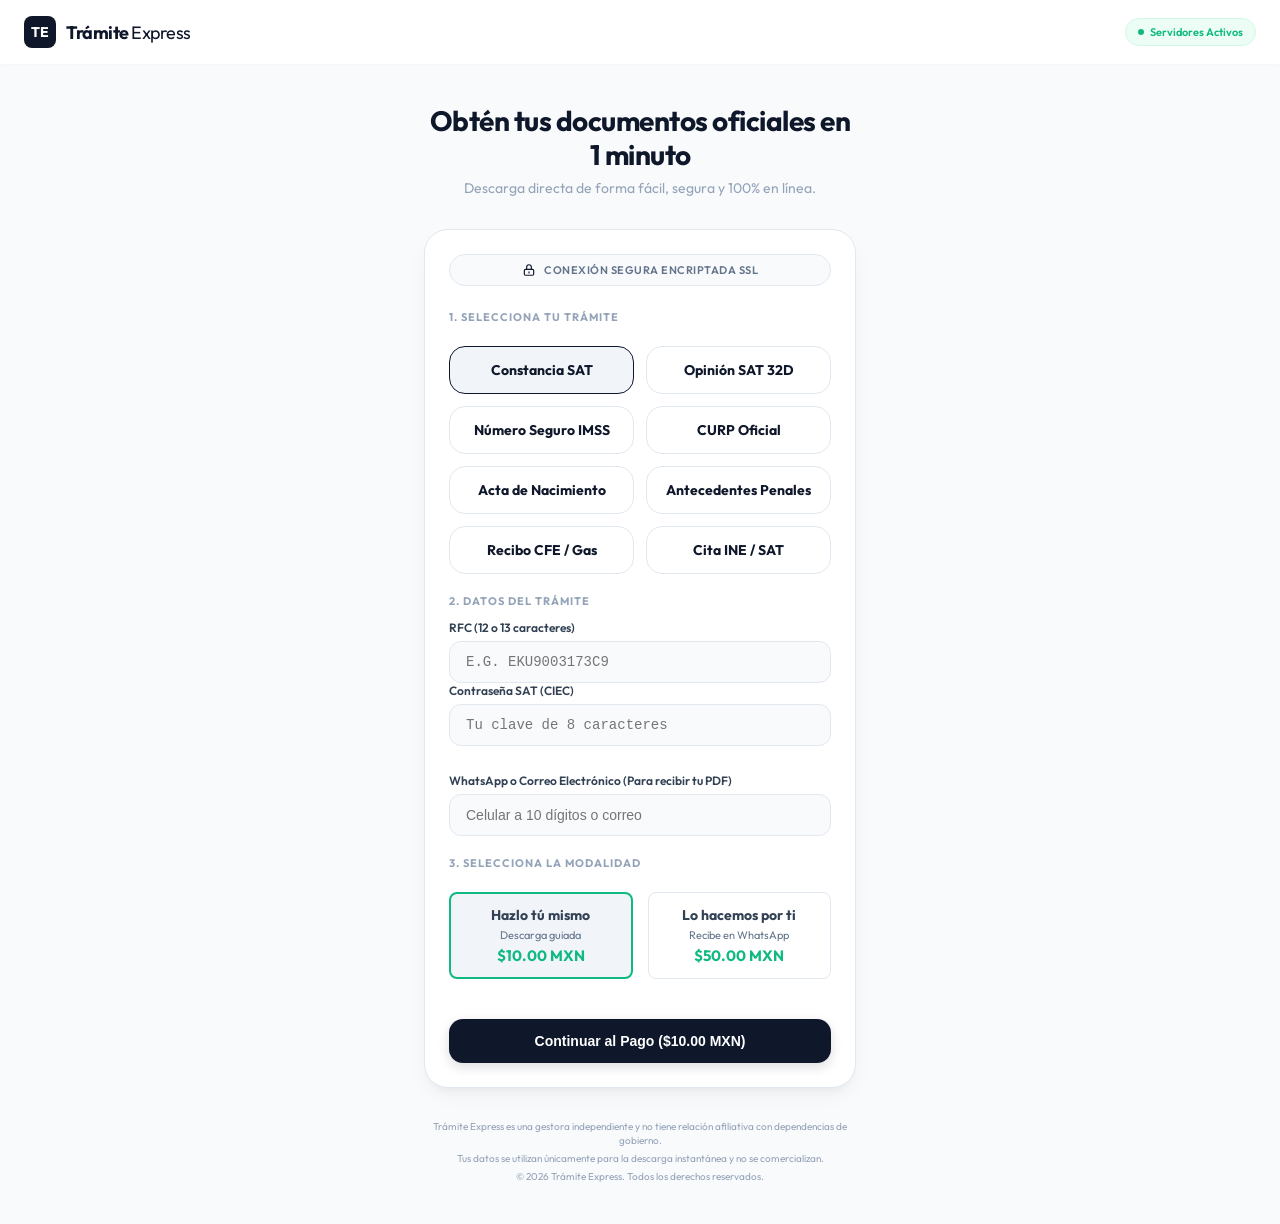
<file: sat_express/frontend/index.html>
<!DOCTYPE html>
<html lang="es">
<head>
    <meta charset="UTF-8">
    <meta name="viewport" content="width=device-width, initial-scale=1.0">
    <title>Trámite Express - Gestoría Semiautomática de Trámites Oficiales</title>
    <link href="https://fonts.googleapis.com/css2?family=Outfit:wght@300;400;600;700&display=swap" rel="stylesheet">
    <link rel="stylesheet" href="styles.css">
    <style>
        .grid-options-8 {
            display: grid;
            grid-template-columns: repeat(auto-fit, minmax(180px, 1fr));
            gap: 12px;
            margin-top: 10px;
        }
        
        .mode-container {
            display: grid;
            grid-template-columns: 1fr 1fr;
            gap: 15px;
            margin-top: 10px;
        }

        .checkbox-container {
            display: flex;
            align-items: center;
            gap: 8px;
            margin-top: 10px;
            font-size: 13px;
            color: var(--text-light);
            cursor: pointer;
        }

        .checkbox-container input {
            cursor: pointer;
            width: 16px;
            height: 16px;
        }
    </style>
</head>
<body>

    <!-- Header / Navbar -->
    <header class="header">
        <div class="header-container">
            <div class="logo-area">
                <div class="logo-icon">TE</div>
                <span class="logo-text">Trámite <span class="logo-subtext">Express</span></span>
            </div>
            <div class="status-badge">
                <span class="status-dot"></span>
                Servidores Activos
            </div>
        </div>
    </header>

    <!-- Main Container -->
    <main class="main-content">
        
        <!-- Welcome Hero -->
        <div class="hero" id="hero-header">
            <h1>Obtén tus documentos oficiales en 1 minuto</h1>
            <p>Descarga directa de forma fácil, segura y 100% en línea.</p>
        </div>

        <!-- Wizard Card -->
        <div class="wizard-card">
            
            <!-- Secure Badge Banner -->
            <div class="secure-banner">
                <svg class="icon-secure" fill="none" stroke="currentColor" viewBox="0 0 24 24"><path stroke-linecap="round" stroke-linejoin="round" stroke-width="2" d="M12 15v2m-6 4h12a2 2 0 002-2v-6a2 2 0 00-2-2H6a2 2 0 00-2 2v6a2 2 0 002 2zm10-10V7a4 4 0 00-8 0v4h8z"/></svg>
                Conexión Segura Encriptada SSL
            </div>

            <!-- Step 1: Select Document and Info -->
            <div id="step-form" class="step-container">
                <div class="form-group">
                    <label class="group-title">1. Selecciona tu Trámite</label>
                    <div class="grid-options-8">
                        <label class="select-option active" id="label-csf">
                            <input type="radio" name="doc_type" value="csf" checked onchange="toggleDocType('csf')">
                            <span class="option-title">Constancia SAT</span>
                        </label>
                        <label class="select-option" id="label-opinion">
                            <input type="radio" name="doc_type" value="opinion" onchange="toggleDocType('opinion')">
                            <span class="option-title">Opinión SAT 32D</span>
                        </label>
                        <label class="select-option" id="label-nss">
                            <input type="radio" name="doc_type" value="nss" onchange="toggleDocType('nss')">
                            <span class="option-title">Número Seguro IMSS</span>
                        </label>
                        <label class="select-option" id="label-curp">
                            <input type="radio" name="doc_type" value="curp" onchange="toggleDocType('curp')">
                            <span class="option-title">CURP Oficial</span>
                        </label>
                        <label class="select-option" id="label-acta">
                            <input type="radio" name="doc_type" value="acta" onchange="toggleDocType('acta')">
                            <span class="option-title">Acta de Nacimiento</span>
                        </label>
                        <label class="select-option" id="label-penales">
                            <input type="radio" name="doc_type" value="penales" onchange="toggleDocType('penales')">
                            <span class="option-title">Antecedentes Penales</span>
                        </label>
                        <label class="select-option" id="label-cfe">
                            <input type="radio" name="doc_type" value="cfe" onchange="toggleDocType('cfe')">
                            <span class="option-title">Recibo CFE / Gas</span>
                        </label>
                        <label class="select-option" id="label-citas">
                            <input type="radio" name="doc_type" value="citas" onchange="toggleDocType('citas')">
                            <span class="option-title">Cita INE / SAT</span>
                        </label>
                    </div>
                </div>

                <div class="form-group">
                    <label class="group-title">2. Datos del Trámite</label>
                    
                    <!-- Dynamic SAT Fields (RFC & CIEC) -->
                    <div id="sat-fields" class="space-y-4">
                        <div class="input-field">
                            <label>RFC (12 o 13 caracteres)</label>
                            <input type="text" id="user-rfc" placeholder="e.g. EKU9003173C9" maxlength="13" class="input-text uppercase font-mono">
                        </div>
                        <div class="input-field">
                            <label>Contraseña SAT (CIEC)</label>
                            <div class="password-wrapper">
                                <input type="password" id="user-ciec" placeholder="Tu clave de 8 caracteres" class="input-text font-mono">
                                <span class="lock-icon"></span>
                            </div>
                        </div>
                    </div>

                    <!-- Dynamic CURP Fields -->
                    <div id="curp-container" class="space-y-4 hidden">
                        <div class="input-field" id="field-curp-input">
                            <label>CURP (18 caracteres)</label>
                            <input type="text" id="user-curp" placeholder="e.g. LOZR831024HDFLNR09" maxlength="18" class="input-text uppercase font-mono">
                        </div>
                        
                        <!-- Checkbox "I don't know my CURP" -->
                        <label class="checkbox-container" id="no-curp-toggle">
                            <input type="checkbox" id="chk-no-curp" onchange="toggleNoCurpFields()">
                            No me sé mi CURP (Buscar por datos personales)
                        </label>

                        <!-- Personal details search (hidden by default) -->
                        <div id="personal-fields" class="space-y-4 hidden" style="border-left: 2px solid var(--accent); padding-left: 15px; margin-top: 10px;">
                            <div class="input-field">
                                <label>Nombre(s)</label>
                                <input type="text" id="user-name" placeholder="Nombre completo" class="input-text uppercase">
                            </div>
                            <div class="input-field">
                                <label>Primer Apellido</label>
                                <input type="text" id="user-paterno" placeholder="Apellido paterno" class="input-text uppercase">
                            </div>
                            <div class="input-field">
                                <label>Segundo Apellido</label>
                                <input type="text" id="user-materno" placeholder="Apellido materno" class="input-text uppercase">
                            </div>
                            <div class="grid-options-2" style="display:grid; grid-template-columns: 1fr 1fr; gap:10px;">
                                <div class="input-field">
                                    <label>Fecha de Nacimiento</label>
                                    <input type="date" id="user-birthdate" class="input-text">
                                </div>
                                <div class="input-field">
                                    <label>Sexo</label>
                                    <select id="user-gender" class="input-text" style="height:48px; border-radius:8px; border:1px solid var(--border); padding:0 12px; background:var(--white);">
                                        <option value="H">Hombre</option>
                                        <option value="M">Mujer</option>
                                    </select>
                                </div>
                            </div>
                            <div class="input-field">
                                <label>Estado de Nacimiento</label>
                                <select id="user-state" class="input-text" style="height:48px; border-radius:8px; border:1px solid var(--border); padding:0 12px; background:var(--white);">
                                    <option value="SL">San Luis Potosí</option>
                                    <option value="DF">Ciudad de México</option>
                                    <option value="NE">Nuevo León</option>
                                    <option value="MX">Estado de México</option>
                                    <option value="GT">Guanajuato</option>
                                    <option value="JC">Jalisco</option>
                                    <option value="PU">Puebla</option>
                                </select>
                            </div>
                        </div>
                    </div>

                    <!-- Dynamic Utility Bill Fields (CFE/Gas) -->
                    <div id="utility-fields" class="input-field hidden">
                        <label>Número de Servicio (12 dígitos en tu recibo)</label>
                        <input type="text" id="user-utility" placeholder="e.g. 102938475610" maxlength="12" class="input-text font-mono">
                    </div>
                    
                    <div class="input-field" style="margin-top: 15px;">
                        <label>WhatsApp o Correo Electrónico (Para recibir tu PDF)</label>
                        <input type="text" id="user-delivery" placeholder="Celular a 10 dígitos o correo" class="input-text">
                    </div>
                </div>

                <div class="form-group">
                    <label class="group-title">3. Selecciona la Modalidad</label>
                    <div class="mode-container">
                        <label class="select-option active" id="label-mode-diy" style="padding: 12px; border-radius: 8px; border: 2px solid #10b981; cursor: pointer; text-align: center; display: flex; flex-direction: column; gap: 4px;">
                            <input type="radio" name="service_mode" value="diy" checked onchange="toggleServiceMode('diy')">
                            <span style="font-weight: 700; font-size: 14px;">Hazlo tú mismo</span>
                            <span style="color: #64748b; font-size: 11px;">Descarga guiada</span>
                            <span style="font-weight: 700; color: #10b981; font-size: 15px;">$10.00 MXN</span>
                        </label>
                        <label class="select-option" id="label-mode-full" style="padding: 12px; border-radius: 8px; border: 1px solid #e2e8f0; cursor: pointer; text-align: center; display: flex; flex-direction: column; gap: 4px;">
                            <input type="radio" name="service_mode" value="full" onchange="toggleServiceMode('full')">
                            <span style="font-weight: 700; font-size: 14px;">Lo hacemos por ti</span>
                            <span style="color: #64748b; font-size: 11px;">Recibe en WhatsApp</span>
                            <span style="font-weight: 700; color: #10b981; font-size: 15px;">$50.00 MXN</span>
                        </label>
                    </div>
                </div>

                <button onclick="startOrder()" class="btn btn-primary" id="btn-submit-order" style="margin-top: 20px;">
                    Continuar al Pago ($10.00 MXN)
                </button>
            </div>

            <!-- Step 2: Payment Simulation -->
            <div id="step-payment" class="step-container hidden text-center">
                <div class="payment-icon-wrapper">
                    <svg class="icon-large" fill="none" stroke="currentColor" viewBox="0 0 24 24"><path stroke-linecap="round" stroke-linejoin="round" stroke-width="2" d="M3 10h18M7 15h1m4 0h1m-7 4h12a3 3 0 003-3V8a3 3 0 00-3-3H6a3 3 0 00-3 3v8a3 3 0 003 3z"/></svg>
                </div>
                <div class="step-header">
                    <h3>Pago Seguro Trámite Express</h3>
                    <p>Simulación de pago integrado de Stripe para la demo.</p>
                </div>
                
                <div class="summary-box font-mono">
                    <div class="summary-row"><span class="label">Concepto:</span><span class="val font-bold" id="pay-concept">Descarga Constancia</span></div>
                    <div class="summary-row"><span class="label">Importe:</span><span class="val text-emerald font-bold" id="pay-amount">$10.00 MXN</span></div>
                    <div class="summary-row"><span class="label">Identificador:</span><span class="val" id="pay-identifier">EKU9003173C9</span></div>
                </div>

                <div class="action-buttons">
                    <button onclick="triggerPayment()" class="btn btn-success" id="btn-pay-simulate">
                        Simular Pago Exitoso
                    </button>
                    <button onclick="cancelPayment()" class="btn btn-link">
                        Regresar
                    </button>
                </div>
            </div>

            <!-- Step 3: Loading Progress -->
            <div id="step-progress" class="step-container hidden text-center py-6">
                <div class="spinner"></div>
                
                <div class="step-header">
                    <h3 id="progress-title">Procesando Solicitud...</h3>
                    <p id="progress-desc">Guardando tus datos fiscales de forma encriptada.</p>
                </div>
                
                <div class="progress-track">
                    <div id="progress-bar" class="progress-fill"></div>
                </div>
            </div>

            <!-- Step 4: Download Ready -->
            <div id="step-success" class="step-container hidden text-center">
                <div class="success-icon-wrapper">
                    <svg class="icon-large" fill="none" stroke="currentColor" viewBox="0 0 24 24"><path stroke-linecap="round" stroke-linejoin="round" stroke-width="2" d="M5 13l4 4L19 7"/></svg>
                </div>
                <div class="step-header">
                    <h3>Solicitud Recibida con Éxito!</h3>
                    <p id="success-message">Nuestro equipo procesará tu documento en 5 minutos y te lo enviará por WhatsApp.</p>
                </div>

                <div class="summary-box font-mono">
                    <div class="summary-row"><span class="label">Identificador:</span><span class="val" id="success-identifier">EKU9003173C9</span></div>
                    <div class="summary-row"><span class="label">Documento:</span><span class="val font-bold" id="success-doc">Constancia Fiscal</span></div>
                    <div class="summary-row"><span class="label">Estatus:</span><span class="val text-emerald font-bold" id="success-status">PENDIENTE</span></div>
                </div>

                <div class="action-buttons">
                    <button onclick="downloadResultPdf()" class="btn btn-primary btn-icon" id="btn-success-download">
                        <svg class="icon-small" fill="none" stroke="currentColor" viewBox="0 0 24 24"><path stroke-linecap="round" stroke-linejoin="round" stroke-width="2" d="M4 16v1a3 3 0 003 3h10a3 3 0 003-3v-1m-4-4l-4 4m0 0l-4-4m4 4V4"/></svg>
                        Descargar PDF Oficial
                    </button>
                    <button onclick="restartFlow()" class="btn btn-link">
                        Hacer otro trámite
                    </button>
                </div>
            </div>

        </div>

        <!-- Footer / Privacy -->
        <footer class="footer">
            <p>Trámite Express es una gestora independiente y no tiene relación afiliativa con dependencias de gobierno.</p>
            <p>Tus datos se utilizan únicamente para la descarga instantánea y no se comercializan.</p>
            <p>&copy; 2026 Trámite Express. Todos los derechos reservados.</p>
        </footer>

    </main>

    <script src="app.js"></script>
</body>
</html>
</file>
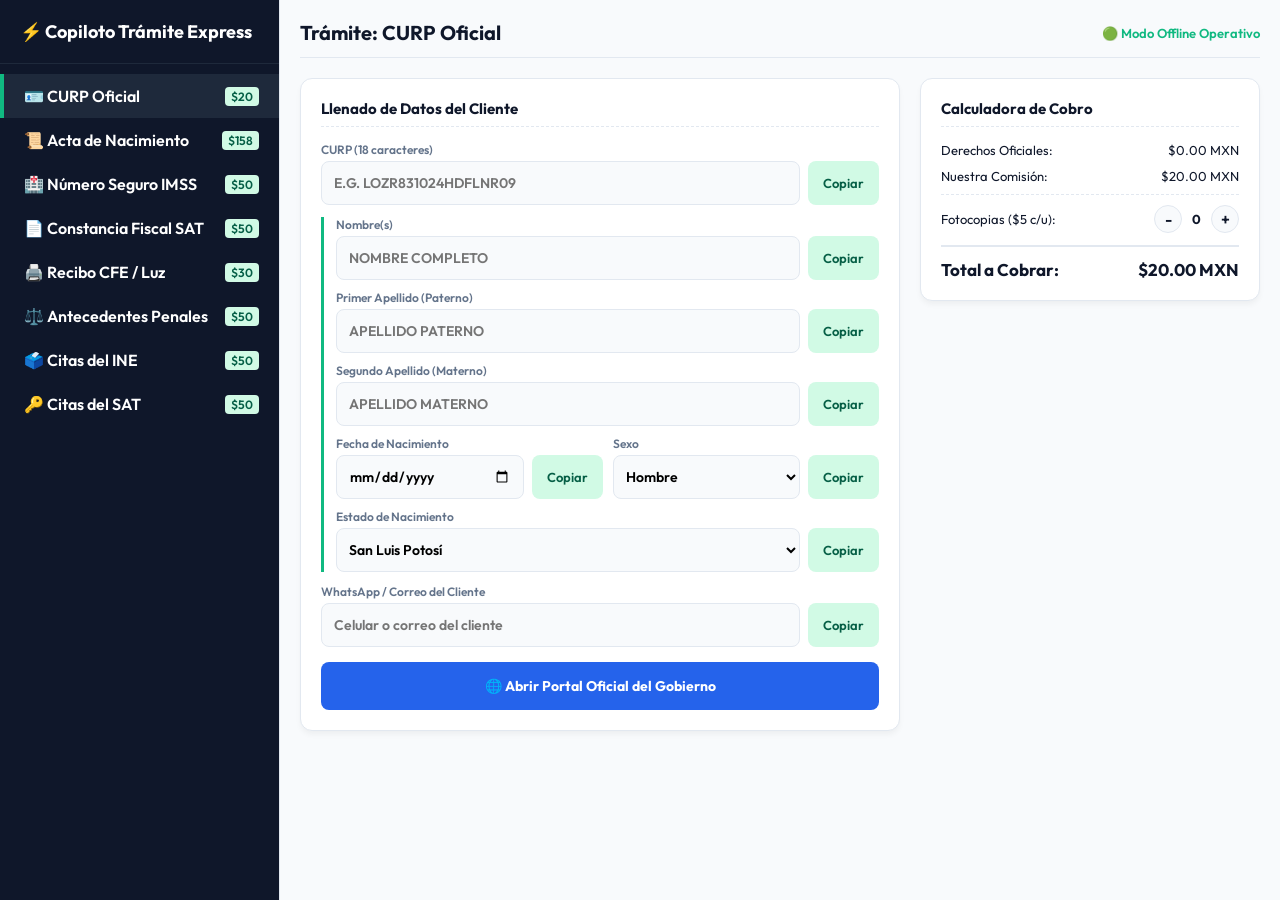
<file: sat_express/frontend/copiloto.html>
<!DOCTYPE html>
<html lang="es">
<head>
    <meta charset="UTF-8">
    <meta name="viewport" content="width=device-width, initial-scale=1.0">
    <title>Copiloto de Trámites Express - INE / IMSS / SAT</title>
    <link href="https://fonts.googleapis.com/css2?family=Outfit:wght@300;400;600;700&display=swap" rel="stylesheet">
    <style>
        :root {
            --primary: #0f172a;
            --primary-light: #1e293b;
            --accent: #10b981;
            --accent-light: #d1fae5;
            --text-dark: #0f172a;
            --text-light: #64748b;
            --bg-light: #f8fafc;
            --white: #ffffff;
            --border: #e2e8f0;
            --error: #ef4444;
            --warning: #f59e0b;
        }

        * {
            box-sizing: border-box;
            margin: 0;
            padding: 0;
            font-family: 'Outfit', sans-serif;
        }

        body {
            background-color: var(--bg-light);
            color: var(--text-dark);
            display: flex;
            height: 100vh;
            overflow: hidden;
        }

        /* Sidebar for desktop */
        .sidebar {
            width: 280px;
            background: var(--primary);
            color: var(--white);
            display: flex;
            flex-direction: column;
            border-right: 1px solid var(--border);
            height: 100%;
            flex-shrink: 0;
        }

        .sidebar-header {
            padding: 20px;
            font-size: 18px;
            font-weight: 700;
            border-bottom: 1px solid var(--primary-light);
        }

        .sidebar-menu {
            list-style: none;
            overflow-y: auto;
            flex: 1;
            padding: 10px 0;
        }

        .menu-item {
            padding: 12px 20px;
            cursor: pointer;
            display: flex;
            justify-content: space-between;
            align-items: center;
            font-weight: 600;
            transition: all 0.2s;
            border-left: 4px solid transparent;
        }

        .menu-item:hover {
            background: var(--primary-light);
        }

        .menu-item.active {
            background: var(--primary-light);
            border-left: 4px solid var(--accent);
        }

        .menu-price {
            font-size: 12px;
            background: var(--accent-light);
            color: #065f46;
            padding: 2px 6px;
            border-radius: 4px;
        }

        /* Mobile top selector (hidden on desktop) */
        .mobile-header {
            display: none;
            background: var(--primary);
            color: var(--white);
            padding: 15px;
            flex-direction: column;
            gap: 10px;
            border-bottom: 1px solid var(--border);
            flex-shrink: 0;
        }

        .mobile-title {
            font-size: 18px;
            font-weight: 700;
            text-align: center;
        }

        .mobile-select-wrapper {
            width: 100%;
        }

        .mobile-select {
            width: 100%;
            height: 44px;
            background: var(--primary-light);
            color: var(--white);
            border: 1px solid #334155;
            border-radius: 8px;
            padding: 0 10px;
            font-size: 15px;
            font-weight: 600;
            outline: none;
        }

        /* Main Workspace */
        .workspace {
            flex: 1;
            display: flex;
            flex-direction: column;
            height: 100%;
            overflow-y: auto;
            padding: 20px;
        }

        .workspace-header {
            margin-bottom: 20px;
            display: flex;
            justify-content: space-between;
            align-items: center;
            border-bottom: 1px solid var(--border);
            padding-bottom: 12px;
        }

        .workspace-title {
            font-size: 20px;
            font-weight: 700;
        }

        .card-container {
            display: grid;
            grid-template-columns: 1fr 340px;
            gap: 20px;
            align-items: start;
        }

        /* Forms Card */
        .card-form {
            background: var(--white);
            border-radius: 12px;
            border: 1px solid var(--border);
            padding: 20px;
            box-shadow: 0 4px 6px -1px rgb(0 0 0 / 0.05);
        }

        .form-title {
            font-size: 15px;
            font-weight: 700;
            margin-bottom: 15px;
            color: var(--primary);
            border-bottom: 1px dashed var(--border);
            padding-bottom: 8px;
        }

        .input-field-group {
            display: flex;
            flex-direction: column;
            gap: 12px;
        }

        .input-item {
            display: flex;
            flex-direction: column;
            gap: 4px;
        }

        .input-item label {
            font-size: 12px;
            font-weight: 600;
            color: var(--text-light);
        }

        .input-wrapper {
            display: flex;
            gap: 8px;
        }

        .input-text {
            flex: 1;
            height: 44px;
            border-radius: 8px;
            border: 1px solid var(--border);
            padding: 0 12px;
            font-size: 14px;
            font-weight: 600;
            background: var(--bg-light);
        }

        .input-text:focus {
            outline: none;
            border-color: var(--accent);
            background: var(--white);
        }

        .btn-copy {
            background: var(--accent-light);
            color: #065f46;
            border: none;
            padding: 0 15px;
            border-radius: 8px;
            font-weight: 600;
            font-size: 13px;
            cursor: pointer;
            transition: all 0.2s;
        }

        .btn-copy:hover {
            background: var(--accent);
            color: var(--white);
        }

        .btn-gov {
            display: flex;
            align-items: center;
            justify-content: center;
            background: #2563eb;
            color: var(--white);
            border: none;
            height: 48px;
            border-radius: 8px;
            font-weight: 700;
            font-size: 14px;
            cursor: pointer;
            text-decoration: none;
            margin-top: 15px;
            transition: background 0.2s;
        }

        .btn-gov:hover {
            background: #1d4ed8;
        }

        /* Cost Calculator Card */
        .card-calc {
            background: var(--white);
            border-radius: 12px;
            border: 1px solid var(--border);
            padding: 20px;
            box-shadow: 0 4px 6px -1px rgb(0 0 0 / 0.05);
        }

        .calc-row {
            display: flex;
            justify-content: space-between;
            align-items: center;
            margin-bottom: 10px;
            font-size: 13px;
        }

        .calc-total {
            border-top: 2px solid var(--border);
            padding-top: 12px;
            margin-top: 12px;
            font-size: 17px;
            font-weight: 700;
            display: flex;
            justify-content: space-between;
            color: var(--primary);
        }

        .copies-controls {
            display: flex;
            align-items: center;
            gap: 10px;
        }

        .btn-circle {
            width: 28px;
            height: 28px;
            border-radius: 50%;
            border: 1px solid var(--border);
            background: var(--bg-light);
            font-size: 16px;
            font-weight: 600;
            display: flex;
            align-items: center;
            justify-content: center;
            cursor: pointer;
            user-select: none;
        }

        .btn-circle:hover {
            background: #e2e8f0;
        }

        .state-select {
            width: 100%;
            height: 38px;
            border-radius: 6px;
            border: 1px solid var(--border);
            padding: 0 8px;
            font-size: 13px;
            font-weight: 600;
            margin-top: 5px;
        }

        .hidden {
            display: none !important;
        }

        /* Responsive Media Queries (Mobile First Viewports) */
        @media (max-width: 768px) {
            body {
                flex-direction: column;
            }

            .sidebar {
                display: none; /* Hide desktop sidebar on mobile */
            }

            .mobile-header {
                display: flex; /* Show mobile selector header */
            }

            .workspace {
                padding: 15px;
            }

            .workspace-header {
                display: none; /* Hide header inside workspace */
            }

            .card-container {
                grid-template-columns: 1fr; /* Stack forms and calculator vertically */
                gap: 15px;
            }

            .card-form {
                padding: 15px;
            }

            .card-calc {
                padding: 15px;
            }
        }
    </style>
</head>
<body>

    <!-- Mobile Header -->
    <div class="mobile-header">
        <div class="mobile-title">⚡ Copiloto Trámite Express</div>
        <div class="mobile-select-wrapper">
            <select class="mobile-select" id="mobile-doc-select" onchange="switchTab(this.value)">
                <option value="curp">🪪 CURP Oficial ($20)</option>
                <option value="acta">📜 Acta de Nacimiento ($158)</option>
                <option value="nss">🏥 Número Seguro IMSS ($50)</option>
                <option value="csf">📄 Constancia Fiscal SAT ($50)</option>
                <option value="cfe">🖨️ Recibo CFE / Luz ($30)</option>
                <option value="penales">⚖️ Antecedentes Penales ($50)</option>
                <option value="cita_ine">🗳️ Citas del INE ($50)</option>
                <option value="cita_sat">🔑 Citas del SAT ($50)</option>
            </select>
        </div>
    </div>

    <!-- Desktop Sidebar Menu -->
    <div class="sidebar">
        <div class="sidebar-header">
            ⚡ Copiloto Trámite Express
        </div>
        <ul class="sidebar-menu">
            <li class="menu-item active" onclick="switchTab('curp')" id="tab-curp">
                <span>🪪 CURP Oficial</span>
                <span class="menu-price">$20</span>
            </li>
            <li class="menu-item" onclick="switchTab('acta')" id="tab-acta">
                <span>📜 Acta de Nacimiento</span>
                <span class="menu-price">$158</span>
            </li>
            <li class="menu-item" onclick="switchTab('nss')" id="tab-nss">
                <span>🏥 Número Seguro IMSS</span>
                <span class="menu-price">$50</span>
            </li>
            <li class="menu-item" onclick="switchTab('csf')" id="tab-csf">
                <span>📄 Constancia Fiscal SAT</span>
                <span class="menu-price">$50</span>
            </li>
            <li class="menu-item" onclick="switchTab('cfe')" id="tab-cfe">
                <span>🖨️ Recibo CFE / Luz</span>
                <span class="menu-price">$30</span>
            </li>
            <li class="menu-item" onclick="switchTab('penales')" id="tab-penales">
                <span>⚖️ Antecedentes Penales</span>
                <span class="menu-price">$50</span>
            </li>
            <li class="menu-item" onclick="switchTab('cita_ine')" id="tab-cita_ine">
                <span>🗳️ Citas del INE</span>
                <span class="menu-price">$50</span>
            </li>
            <li class="menu-item" onclick="switchTab('cita_sat')" id="tab-cita_sat">
                <span>🔑 Citas del SAT</span>
                <span class="menu-price">$50</span>
            </li>
        </ul>
    </div>

    <!-- Main Workspace -->
    <div class="workspace">
        <div class="workspace-header">
            <div class="workspace-title" id="title-display">Trámite: CURP Oficial</div>
            <div style="font-size:13px; font-weight:600; color:var(--accent);">🟢 Modo Offline Operativo</div>
        </div>

        <div class="card-container">
            <!-- Form Workspace Card -->
            <div class="card-form">
                <div class="form-title" id="form-subtitle">Llenado de Datos del Cliente</div>
                
                <div class="input-field-group">
                    <!-- Standard CURP input -->
                    <div class="input-item" id="block-curp">
                        <label>CURP (18 caracteres)</label>
                        <div class="input-wrapper">
                            <input type="text" id="val-curp" placeholder="e.g. LOZR831024HDFLNR09" class="input-text" style="text-transform: uppercase;">
                            <button class="btn-copy" onclick="copyValue('val-curp')">Copiar</button>
                        </div>
                    </div>

                    <!-- Personal details search inputs (for searches without CURP / Actas) -->
                    <div id="block-name-details" class="hidden" style="border-left: 3px solid var(--accent); padding-left: 12px; display:flex; flex-direction:column; gap:10px;">
                        <div class="input-item">
                            <label>Nombre(s)</label>
                            <div class="input-wrapper">
                                <input type="text" id="val-name" placeholder="Nombre completo" class="input-text" style="text-transform: uppercase;">
                                <button class="btn-copy" onclick="copyValue('val-name')">Copiar</button>
                            </div>
                        </div>
                        <div class="input-item">
                            <label>Primer Apellido (Paterno)</label>
                            <div class="input-wrapper">
                                <input type="text" id="val-paterno" placeholder="Apellido paterno" class="input-text" style="text-transform: uppercase;">
                                <button class="btn-copy" onclick="copyValue('val-paterno')">Copiar</button>
                            </div>
                        </div>
                        <div class="input-item">
                            <label>Segundo Apellido (Materno)</label>
                            <div class="input-wrapper">
                                <input type="text" id="val-materno" placeholder="Apellido materno" class="input-text" style="text-transform: uppercase;">
                                <button class="btn-copy" onclick="copyValue('val-materno')">Copiar</button>
                            </div>
                        </div>
                        <div style="display:grid; grid-template-columns: 1fr 1fr; gap:10px;">
                            <div class="input-item">
                                <label>Fecha de Nacimiento</label>
                                <div class="input-wrapper">
                                    <input type="date" id="val-birthdate" class="input-text">
                                    <button class="btn-copy" onclick="copyValue('val-birthdate')">Copiar</button>
                                </div>
                            </div>
                            <div class="input-item">
                                <label>Sexo</label>
                                <div class="input-wrapper">
                                    <select id="val-gender" class="input-text" style="height:44px; padding:0 8px;">
                                        <option value="H">Hombre</option>
                                        <option value="M">Mujer</option>
                                    </select>
                                    <button class="btn-copy" onclick="copyValue('val-gender')">Copiar</button>
                                </div>
                            </div>
                        </div>
                        <div class="input-item">
                            <label>Estado de Nacimiento</label>
                            <div class="input-wrapper">
                                <select id="val-state" class="input-text" style="height:44px; padding:0 8px;">
                                    <option value="SL">San Luis Potosí</option>
                                    <option value="DF">Ciudad de México</option>
                                    <option value="NE">Nuevo León</option>
                                    <option value="MX">Estado de México</option>
                                    <option value="GT">Guanajuato</option>
                                    <option value="JC">Jalisco</option>
                                    <option value="PU">Puebla</option>
                                </select>
                                <button class="btn-copy" onclick="copyValue('val-state')">Copiar</button>
                            </div>
                        </div>
                    </div>

                    <!-- RFC/CIEC for SAT -->
                    <div id="block-sat" class="hidden" style="display:flex; flex-direction:column; gap:10px;">
                        <div class="input-item">
                            <label>RFC (12 o 13 caracteres)</label>
                            <div class="input-wrapper">
                                <input type="text" id="val-rfc" placeholder="e.g. EKU9003173C9" class="input-text" style="text-transform: uppercase;">
                                <button class="btn-copy" onclick="copyValue('val-rfc')">Copiar</button>
                            </div>
                        </div>
                        <div class="input-item">
                            <label>Contraseña SAT (CIEC)</label>
                            <div class="input-wrapper">
                                <input type="text" id="val-ciec" placeholder="Tu clave de 8 caracteres" class="input-text">
                                <button class="btn-copy" onclick="copyValue('val-ciec')">Copiar</button>
                            </div>
                        </div>
                    </div>

                    <!-- Utility Service Number -->
                    <div id="block-utility" class="hidden">
                        <div class="input-item">
                            <label>Número de Servicio CFE / Luz (12 dígitos)</label>
                            <div class="input-wrapper">
                                <input type="text" id="val-utility" placeholder="e.g. 102938475610" class="input-text">
                                <button class="btn-copy" onclick="copyValue('val-utility')">Copiar</button>
                            </div>
                        </div>
                    </div>

                    <!-- General Delivery (Email/Phone) -->
                    <div class="input-item">
                        <label>WhatsApp / Correo del Cliente</label>
                        <div class="input-wrapper">
                            <input type="text" id="val-delivery" placeholder="Celular o correo del cliente" class="input-text">
                            <button class="btn-copy" onclick="copyValue('val-delivery')">Copiar</button>
                        </div>
                    </div>
                </div>

                <!-- Open Official Portal Button -->
                <a href="https://www.gob.mx/curp/" target="_blank" class="btn-gov" id="btn-portal">
                    🌐 Abrir Portal Oficial del Gobierno
                </a>
            </div>

            <!-- Cost Calculator Card -->
            <div class="card-calc">
                <div class="form-title">Calculadora de Cobro</div>
                
                <!-- State Selection for Actas -->
                <div id="state-price-block" class="hidden" style="margin-bottom:15px; border-bottom:1px solid var(--border); padding-bottom:12px;">
                    <label style="font-size:12px; font-weight:600; color:var(--text-light);">Estado del Acta (Costo oficial):</label>
                    <select id="state-price-select" class="state-select" onchange="calculateTotal()">
                        <option value="108">San Luis Potosí ($108)</option>
                        <option value="90">Ciudad de México ($90)</option>
                        <option value="60">Nuevo León ($60)</option>
                        <option value="60">Estado de México ($60)</option>
                        <option value="90">Guanajuato ($90)</option>
                        <option value="110">Jalisco ($110)</option>
                        <option value="140">Veracruz ($140)</option>
                    </select>
                </div>

                <div class="calc-row">
                    <span>Derechos Oficiales:</span>
                    <span id="calc-rights">$0.00 MXN</span>
                </div>
                <div class="calc-row">
                    <span>Nuestra Comisión:</span>
                    <span id="calc-comm">$20.00 MXN</span>
                </div>
                
                <!-- Photocopies Counter -->
                <div class="calc-row" style="border-top:1px dashed var(--border); padding-top:10px; margin-top:10px;">
                    <span>Fotocopias ($5 c/u):</span>
                    <div class="copies-controls">
                        <div class="btn-circle" onclick="adjustCopies(-1)">-</div>
                        <span id="copies-count" style="font-weight:700;">0</span>
                        <div class="btn-circle" onclick="adjustCopies(1)">+</div>
                    </div>
                </div>

                <div class="calc-total">
                    <span>Total a Cobrar:</span>
                    <span id="calc-total-amount">$20.00 MXN</span>
                </div>
            </div>
        </div>
    </div>

    <script>
        let currentTab = 'curp';
        let copiesCount = 0;

        const tabData = {
            'curp': {
                title: 'Trámite: CURP Oficial',
                rights: 0,
                commission: 20,
                url: 'https://www.gob.mx/curp/',
                showCurp: true,
                showNameDetails: true,
                showSat: false,
                showUtility: false,
                showStateSelect: false
            },
            'acta': {
                title: 'Trámite: Acta de Nacimiento',
                rights: 108, 
                commission: 50,
                url: 'https://www.miregistrocivil.gob.mx/',
                showCurp: true,
                showNameDetails: true,
                showSat: false,
                showUtility: false,
                showStateSelect: true
            },
            'nss': {
                title: 'Trámite: Número Seguro IMSS',
                rights: 0,
                commission: 50,
                url: 'https://serviciosdigitales.imss.gob.mx/gestionAsegurados-web-externo/asignacionNSS',
                showCurp: true,
                showNameDetails: false,
                showSat: false,
                showUtility: false,
                showStateSelect: false
            },
            'csf': {
                title: 'Trámite: Constancia Fiscal SAT',
                rights: 0,
                commission: 50,
                url: 'https://www.sat.gob.mx/aplicaciones/login/53027/genera-tu-constancia-de-situacion-fiscal',
                showCurp: false,
                showNameDetails: false,
                showSat: true,
                showUtility: false,
                showStateSelect: false
            },
            'cfe': {
                title: 'Trámite: Recibo CFE / Luz',
                rights: 0,
                commission: 30,
                url: 'https://app.cfe.mx/Aplicaciones/CCFE/MiEspacio/Login.aspx',
                showCurp: false,
                showNameDetails: false,
                showSat: false,
                showUtility: true,
                showStateSelect: false
            },
            'penales': {
                title: 'Trámite: Antecedentes Penales',
                rights: 0,
                commission: 50,
                url: 'https://constancias.oadprs.gob.mx',
                showCurp: true,
                showNameDetails: false,
                showSat: false,
                showUtility: false,
                showStateSelect: false
            },
            'cita_ine': {
                title: 'Trámite: Citas del INE',
                rights: 0,
                commission: 50,
                url: 'https://inetel-citas.ine.mx/ReservaCitas/',
                showCurp: true,
                showNameDetails: true,
                showSat: false,
                showUtility: false,
                showStateSelect: false
            },
            'cita_sat': {
                title: 'Trámite: Citas del SAT',
                rights: 0,
                commission: 50,
                url: 'https://citas.sat.gob.mx/',
                showCurp: true,
                showNameDetails: false,
                showSat: false,
                showUtility: false,
                showStateSelect: false
            }
        };

        function switchTab(tabId) {
            currentTab = tabId;
            
            // Sync desktop side menu
            document.querySelectorAll('.menu-item').forEach(el => el.classList.remove('active'));
            const activeTab = document.getElementById(`tab-${tabId}`);
            if (activeTab) activeTab.classList.add('active');

            // Sync mobile select selector
            const mobileSelect = document.getElementById('mobile-doc-select');
            if (mobileSelect) mobileSelect.value = tabId;

            const data = tabData[tabId];
            
            // Set header title
            document.getElementById('title-display').innerText = data.title;
            
            // Set portal button link
            document.getElementById('btn-portal').href = data.url;

            // Toggle input blocks
            toggleBlock('block-curp', data.showCurp);
            toggleBlock('block-name-details', data.showNameDetails);
            toggleBlock('block-sat', data.showSat);
            toggleBlock('block-utility', data.showUtility);
            toggleBlock('state-price-block', data.showStateSelect);

            calculateTotal();
        }

        function toggleBlock(id, show) {
            const el = document.getElementById(id);
            if (show) el.classList.remove('hidden');
            else el.classList.add('hidden');
        }

        function adjustCopies(amount) {
            copiesCount = Math.max(0, copiesCount + amount);
            document.getElementById('copies-count').innerText = copiesCount;
            calculateTotal();
        }

        function calculateTotal() {
            const data = tabData[currentTab];
            let rights = data.rights;
            
            if (currentTab === 'acta') {
                rights = parseInt(document.getElementById('state-price-select').value);
            }

            const comm = data.commission;
            const copiesCost = copiesCount * 5;
            const total = rights + comm + copiesCost;

            document.getElementById('calc-rights').innerText = `$${rights}.00 MXN`;
            document.getElementById('calc-comm').innerText = `$${comm}.00 MXN`;
            document.getElementById('calc-total-amount').innerText = `$${total}.00 MXN`;
        }

        function copyValue(id) {
            const el = document.getElementById(id);
            let val = el.value.trim();
            
            if (id !== 'val-ciec' && id !== 'val-delivery') {
                val = val.toUpperCase();
            }

            const btn = el.nextElementSibling;
            
            function showSuccess() {
                if (btn && btn.classList.contains('btn-copy')) {
                    const originalText = btn.innerText;
                    btn.innerText = "¡OK!";
                    btn.style.background = "#10b981";
                    btn.style.color = "#ffffff";
                    setTimeout(() => {
                        btn.innerText = originalText;
                        btn.style.background = "";
                        btn.style.color = "";
                    }, 800);
                }
            }

            // Check if clipboard API is available and in secure context (HTTPS)
            if (navigator.clipboard && window.isSecureContext) {
                navigator.clipboard.writeText(val)
                    .then(() => showSuccess())
                    .catch(err => {
                        console.error('Clipboard write failed: ', err);
                        fallbackCopy(val, showSuccess);
                    });
            } else {
                fallbackCopy(val, showSuccess);
            }
        }

        function fallbackCopy(text, callback) {
            const textArea = document.createElement("textarea");
            textArea.value = text;
            textArea.style.top = "0";
            textArea.style.left = "0";
            textArea.style.position = "fixed";
            textArea.style.opacity = "0";
            document.body.appendChild(textArea);
            textArea.focus();
            textArea.select();
            try {
                const successful = document.execCommand('copy');
                if (successful) {
                    callback();
                } else {
                    console.error('execCommand copy was unsuccessful');
                }
            } catch (err) {
                console.error('Fallback copy failed: ', err);
            }
            document.body.removeChild(textArea);
        }

        window.onload = () => {
            switchTab('curp');
        };
    </script>
</body>
</html>
</file>
<file: sat_express/frontend/styles.css>
/* SAT Express - Premium B2C Custom Vanilla CSS */

:root {
    --font-sans: 'Outfit', -apple-system, BlinkMacSystemFont, "Segoe UI", Roboto, Helvetica, Arial, sans-serif;
    --color-primary: #0f172a;
    --color-primary-hover: #1e293b;
    --color-success: #10b981;
    --color-success-hover: #059669;
    --color-bg: #f8fafc;
    --color-card: #ffffff;
    --color-border: #e2e8f0;
    --color-text: #334155;
    --color-text-dark: #0f172a;
    --color-text-light: #94a3b8;
}

* {
    box-sizing: border-box;
    margin: 0;
    padding: 0;
}

body {
    font-family: var(--font-sans);
    background-color: var(--color-bg);
    color: var(--color-text);
    -webkit-font-smoothing: antialiased;
    min-height: 100vh;
    display: flex;
    flex-direction: column;
}

/* Header Styles */
.header {
    background-color: var(--color-card);
    border-b: 1px solid var(--color-border);
    padding: 16px 24px;
    position: sticky;
    top: 0;
    z-index: 40;
    box-shadow: 0 1px 3px rgba(0, 0, 0, 0.02);
}

.header-container {
    max-w: 480px;
    margin: 0 auto;
    display: flex;
    justify-content: space-between;
    align-items: center;
}

.logo-area {
    display: flex;
    align-items: center;
    gap: 10px;
}

.logo-icon {
    width: 32px;
    height: 32px;
    background-color: var(--color-primary);
    border-radius: 8px;
    display: flex;
    align-items: center;
    justify-content: center;
    font-weight: 700;
    color: #ffffff;
    font-size: 14px;
}

.logo-text {
    font-weight: 700;
    color: var(--color-text-dark);
    font-size: 18px;
    letter-spacing: -0.5px;
}

.logo-subtext {
    color: var(--color-primary);
    font-weight: 400;
}

.status-badge {
    display: flex;
    align-items: center;
    gap: 6px;
    background-color: #ecfdf5;
    border: 1px solid #d1fae5;
    padding: 6px 12px;
    border-radius: 9999px;
    font-size: 11px;
    font-weight: 600;
    color: var(--color-success);
}

.status-dot {
    width: 6px;
    height: 6px;
    background-color: var(--color-success);
    border-radius: 50%;
    display: inline-block;
    animation: pulse 2s infinite;
}

@keyframes pulse {
    0% { opacity: 0.4; }
    50% { opacity: 1; }
    100% { opacity: 0.4; }
}

/* Main Content & Hero */
.main-content {
    flex: 1;
    max-width: 480px;
    width: 100%;
    margin: 0 auto;
    padding: 40px 24px;
    display: flex;
    flex-direction: column;
    justify-content: center;
}

.hero {
    text-align: center;
    margin-bottom: 32px;
}

.hero h1 {
    font-size: 28px;
    font-weight: 700;
    color: var(--color-text-dark);
    letter-spacing: -0.5px;
    line-height: 1.2;
}

.hero p {
    font-size: 14px;
    color: var(--color-text-light);
    margin-top: 8px;
}

/* Wizard Card */
.wizard-card {
    background-color: var(--color-card);
    border: 1px solid var(--color-border);
    border-radius: 24px;
    box-shadow: 0 10px 25px -5px rgba(0, 0, 0, 0.05), 0 8px 10px -6px rgba(0, 0, 0, 0.05);
    padding: 24px;
    display: flex;
    flex-direction: column;
    gap: 24px;
}

/* Secure Banner */
.secure-banner {
    display: flex;
    align-items: center;
    justify-content: center;
    gap: 8px;
    font-size: 11px;
    font-weight: 600;
    color: #64748b;
    background-color: #f8fafc;
    border: 1px solid var(--color-border);
    padding: 8px 16px;
    border-radius: 9999px;
    text-transform: uppercase;
    letter-spacing: 0.5px;
}

.icon-secure {
    width: 14px;
    height: 14px;
    color: var(--color-primary);
}

/* Form Styles */
.step-container {
    display: flex;
    flex-direction: column;
    gap: 20px;
}

.hidden {
    display: none !important;
}

.form-group {
    display: flex;
    flex-direction: column;
    gap: 12px;
}

.group-title {
    font-size: 11px;
    font-weight: 700;
    color: var(--color-text-light);
    text-transform: uppercase;
    letter-spacing: 1px;
}

/* Custom Radio Option Grid */
.grid-options-4 {
    display: grid;
    grid-template-columns: 1fr 1fr;
    gap: 12px;
}

.grid-options {
    display: grid;
    grid-template-columns: 1fr 1fr;
    gap: 12px;
}

.select-option {
    border: 1.5px solid var(--color-border);
    border-radius: 16px;
    padding: 14px;
    display: flex;
    flex-direction: column;
    align-items: center;
    justify-content: center;
    cursor: pointer;
    transition: all 0.2s ease;
    user-select: none;
}

.select-option input[type="radio"] {
    display: none;
}

.select-option.active {
    border-color: var(--color-primary);
    background-color: #f1f5f9;
}

.option-title {
    font-size: 14px;
    font-weight: 700;
    color: var(--color-text-dark);
}

.option-price {
    font-size: 11px;
    color: var(--color-text-light);
    margin-top: 4px;
}

/* Input Fields */
.input-field {
    display: flex;
    flex-direction: column;
    gap: 6px;
}

.input-field label {
    font-size: 12px;
    font-weight: 600;
    color: var(--color-text);
}

.input-text {
    width: 100%;
    background-color: #f8fafc;
    border: 1.5px solid var(--color-border);
    border-radius: 12px;
    padding: 12px 16px;
    font-size: 14px;
    color: var(--color-text-dark);
    outline: none;
    transition: all 0.2s ease;
}

.input-text:focus {
    border-color: var(--color-primary);
    background-color: #ffffff;
}

.font-mono {
    font-family: Courier, monospace;
}

.uppercase {
    text-transform: uppercase;
}

.password-wrapper {
    position: relative;
    display: flex;
    align-items: center;
}

.lock-icon {
    position: absolute;
    right: 16px;
    font-size: 14px;
    user-select: none;
}

/* Buttons */
.btn {
    width: 100%;
    padding: 14px 20px;
    border-radius: 14px;
    font-size: 14px;
    font-weight: 700;
    border: none;
    cursor: pointer;
    transition: all 0.2s ease;
    display: flex;
    align-items: center;
    justify-content: center;
    gap: 8px;
}

.btn-primary {
    background-color: var(--color-primary);
    color: #ffffff;
    box-shadow: 0 4px 12px rgba(15, 23, 42, 0.15);
}

.btn-primary:hover {
    background-color: var(--color-primary-hover);
}

.btn-success {
    background-color: var(--color-success);
    color: #ffffff;
    box-shadow: 0 4px 12px rgba(16, 185, 129, 0.15);
}

.btn-success:hover {
    background-color: var(--color-success-hover);
}

.btn-link {
    background-color: transparent;
    color: var(--color-text-light);
    font-size: 12px;
    padding: 8px;
}

.btn-link:hover {
    color: var(--color-text-dark);
}

/* Payment / Success Details */
.text-center {
    text-align: center;
}

.payment-icon-wrapper, .success-icon-wrapper {
    width: 48px;
    height: 48px;
    border-radius: 50%;
    margin: 0 auto 16px;
    display: flex;
    align-items: center;
    justify-content: center;
}

.payment-icon-wrapper {
    background-color: #eff6ff;
    color: #2563eb;
}

.success-icon-wrapper {
    background-color: #ecfdf5;
    color: var(--color-success);
}

.icon-large {
    width: 24px;
    height: 24px;
}

.icon-small {
    width: 16px;
    height: 16px;
}

.step-header h3 {
    font-size: 18px;
    font-weight: 700;
    color: var(--color-text-dark);
}

.step-header p {
    font-size: 12px;
    color: var(--color-text-light);
    margin-top: 4px;
}

.summary-box {
    background-color: #f8fafc;
    border: 1px solid var(--color-border);
    border-radius: 16px;
    padding: 16px;
    display: flex;
    flex-direction: column;
    gap: 8px;
    font-size: 12px;
}

.summary-row {
    display: flex;
    justify-content: space-between;
    align-items: center;
}

.summary-row .label {
    color: var(--color-text-light);
}

.summary-row .val {
    color: var(--color-text-dark);
}

.font-bold {
    font-weight: 700;
}

.text-emerald {
    color: var(--color-success);
}

.action-buttons {
    display: flex;
    flex-direction: column;
    gap: 8px;
}

/* Spinner Custom Animation */
.spinner {
    width: 48px;
    height: 48px;
    border: 4px solid #f1f5f9;
    border-top: 4px solid var(--color-primary);
    border-radius: 50%;
    margin: 0 auto 16px;
    animation: spin 1s linear infinite;
}

@keyframes spin {
    to { transform: rotate(360deg); }
}

/* Progress Bar */
.progress-track {
    width: 100%;
    background-color: #f1f5f9;
    border-radius: 9999px;
    height: 6px;
    overflow: hidden;
    margin-top: 12px;
}

.progress-fill {
    height: 100%;
    background-color: var(--color-primary);
    width: 25%;
    border-radius: 9999px;
    transition: width 0.6s cubic-bezier(0.4, 0, 0.2, 1);
}

/* Footer */
.footer {
    margin-top: 32px;
    text-align: center;
    font-size: 10px;
    color: var(--color-text-light);
    display: flex;
    flex-direction: column;
    gap: 4px;
    line-height: 1.4;
}
</file>
